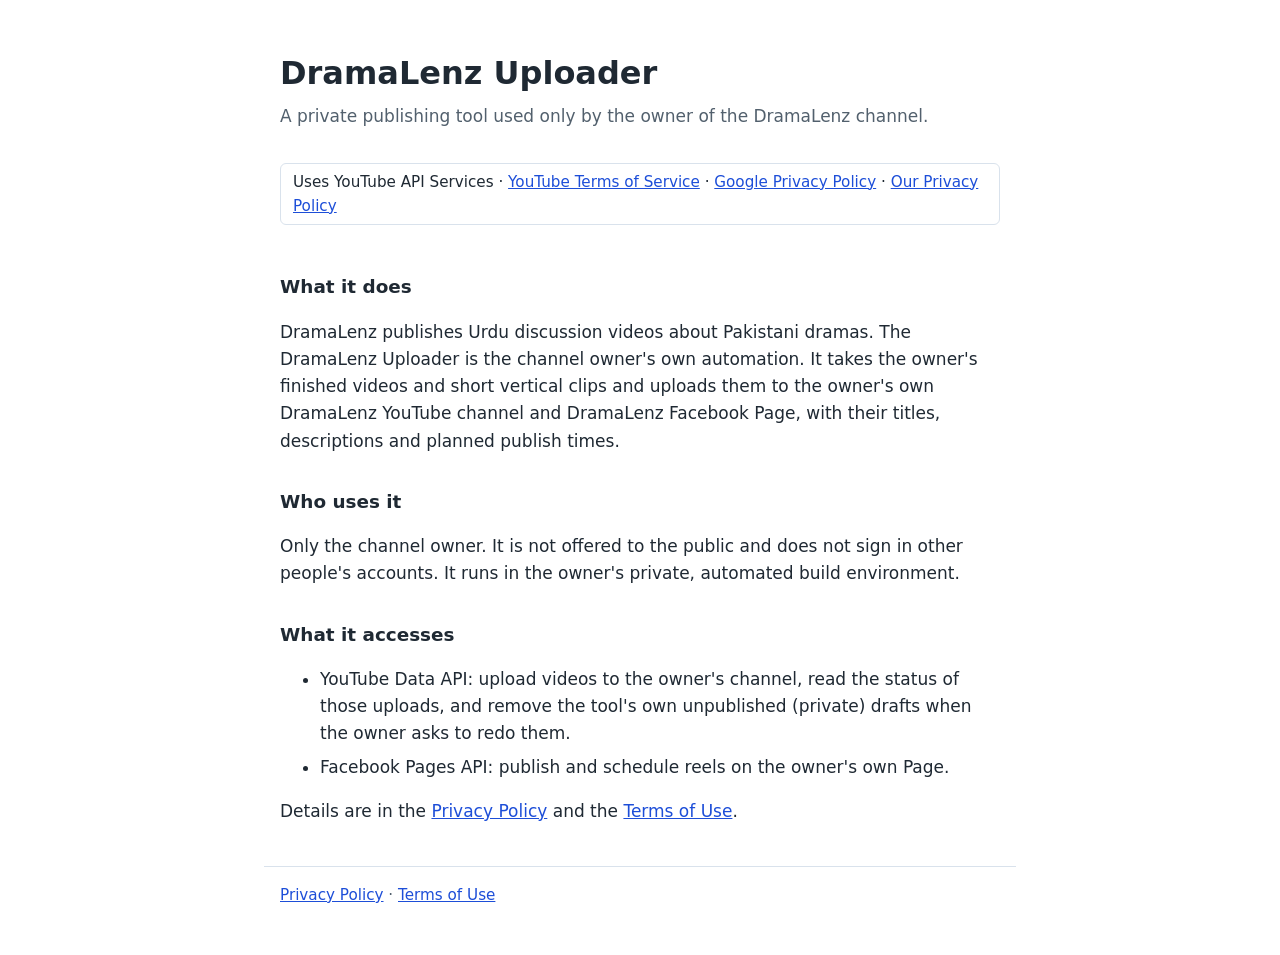
<file: index.html>
<!doctype html>
<html lang="en">
<head>
<meta charset="utf-8">
<meta name="viewport" content="width=device-width, initial-scale=1">
<title>DramaLenz Uploader</title>
<link rel="stylesheet" href="style.css">
</head>
<body>
<main>
<h1>DramaLenz Uploader</h1>
<p class="lead">A private publishing tool used only by the owner of the DramaLenz channel.</p>
<p class="badge">Uses YouTube API Services · <a href="https://www.youtube.com/t/terms">YouTube Terms of Service</a> · <a href="https://policies.google.com/privacy">Google Privacy Policy</a> · <a href="privacy.html">Our Privacy Policy</a></p>

<h2>What it does</h2>
<p>DramaLenz publishes Urdu discussion videos about Pakistani dramas. The DramaLenz Uploader is the
channel owner's own automation. It takes the owner's finished videos and short vertical clips and
uploads them to the owner's own DramaLenz YouTube channel and DramaLenz Facebook Page, with their
titles, descriptions and planned publish times.</p>

<h2>Who uses it</h2>
<p>Only the channel owner. It is not offered to the public and does not sign in other people's accounts.
It runs in the owner's private, automated build environment.</p>

<h2>What it accesses</h2>
<ul>
<li>YouTube Data API: upload videos to the owner's channel, read the status of those uploads, and remove
the tool's own unpublished (private) drafts when the owner asks to redo them.</li>
<li>Facebook Pages API: publish and schedule reels on the owner's own Page.</li>
</ul>
<p>Details are in the <a href="privacy.html">Privacy Policy</a> and the <a href="terms.html">Terms of Use</a>.</p>
</main>
<footer><a href="privacy.html">Privacy Policy</a> · <a href="terms.html">Terms of Use</a></footer>
</body>
</html>
</file>
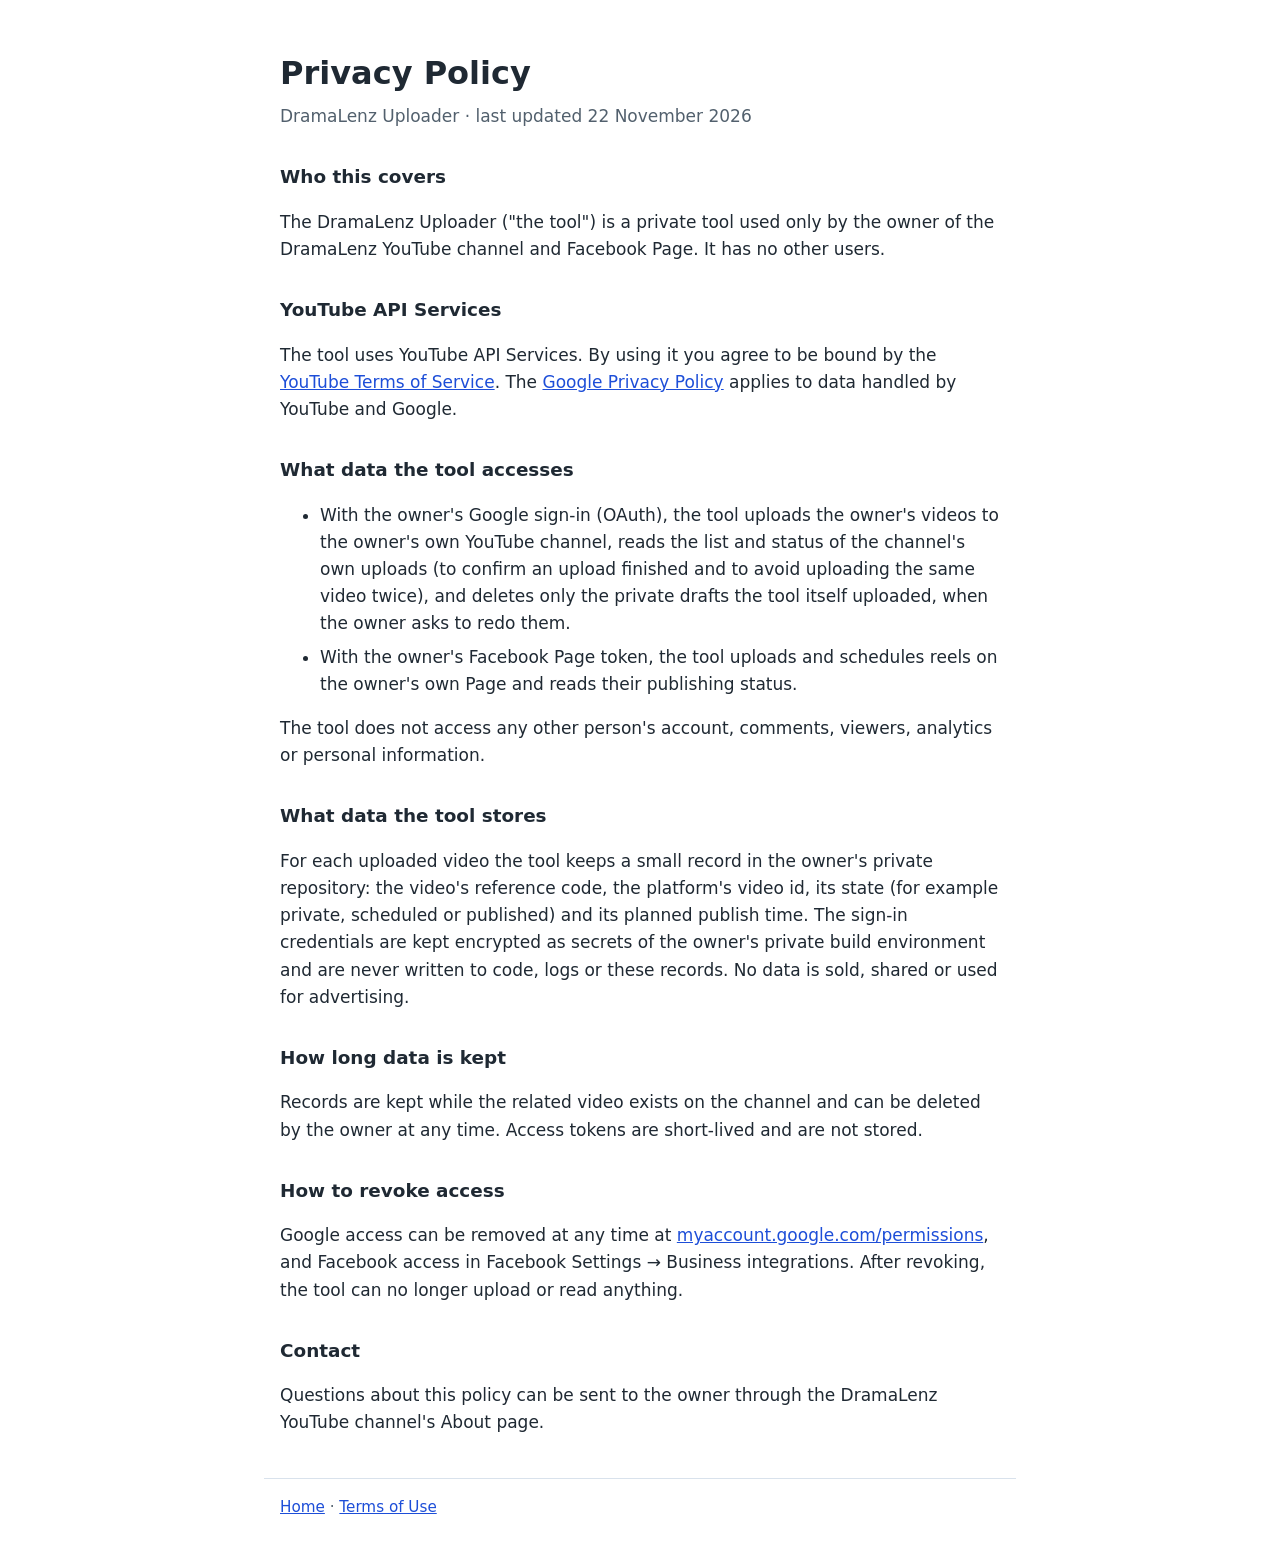
<file: privacy.html>
<!doctype html>
<html lang="en">
<head>
<meta charset="utf-8">
<meta name="viewport" content="width=device-width, initial-scale=1">
<title>Privacy Policy · DramaLenz Uploader</title>
<link rel="stylesheet" href="style.css">
</head>
<body>
<main>
<h1>Privacy Policy</h1>
<p class="lead">DramaLenz Uploader · last updated 22 November 2026</p>

<h2>Who this covers</h2>
<p>The DramaLenz Uploader ("the tool") is a private tool used only by the owner of the DramaLenz YouTube
channel and Facebook Page. It has no other users.</p>

<h2>YouTube API Services</h2>
<p>The tool uses YouTube API Services. By using it you agree to be bound by the
<a href="https://www.youtube.com/t/terms">YouTube Terms of Service</a>. The
<a href="https://policies.google.com/privacy">Google Privacy Policy</a> applies to data handled by
YouTube and Google.</p>

<h2>What data the tool accesses</h2>
<ul>
<li>With the owner's Google sign-in (OAuth), the tool uploads the owner's videos to the owner's own
YouTube channel, reads the list and status of the channel's own uploads (to confirm an upload finished and
to avoid uploading the same video twice), and deletes only the private drafts the tool itself uploaded,
when the owner asks to redo them.</li>
<li>With the owner's Facebook Page token, the tool uploads and schedules reels on the owner's own Page and
reads their publishing status.</li>
</ul>
<p>The tool does not access any other person's account, comments, viewers, analytics or personal
information.</p>

<h2>What data the tool stores</h2>
<p>For each uploaded video the tool keeps a small record in the owner's private repository: the video's
reference code, the platform's video id, its state (for example private, scheduled or published) and its
planned publish time. The sign-in credentials are kept encrypted as secrets of the owner's private build
environment and are never written to code, logs or these records. No data is sold, shared or used for
advertising.</p>

<h2>How long data is kept</h2>
<p>Records are kept while the related video exists on the channel and can be deleted by the owner at any
time. Access tokens are short-lived and are not stored.</p>

<h2>How to revoke access</h2>
<p>Google access can be removed at any time at
<a href="https://myaccount.google.com/permissions">myaccount.google.com/permissions</a>, and Facebook
access in Facebook Settings → Business integrations. After revoking, the tool can no longer upload or
read anything.</p>

<h2>Contact</h2>
<p>Questions about this policy can be sent to the owner through the DramaLenz YouTube channel's
About page.</p>
</main>
<footer><a href="index.html">Home</a> · <a href="terms.html">Terms of Use</a></footer>
</body>
</html>
</file>
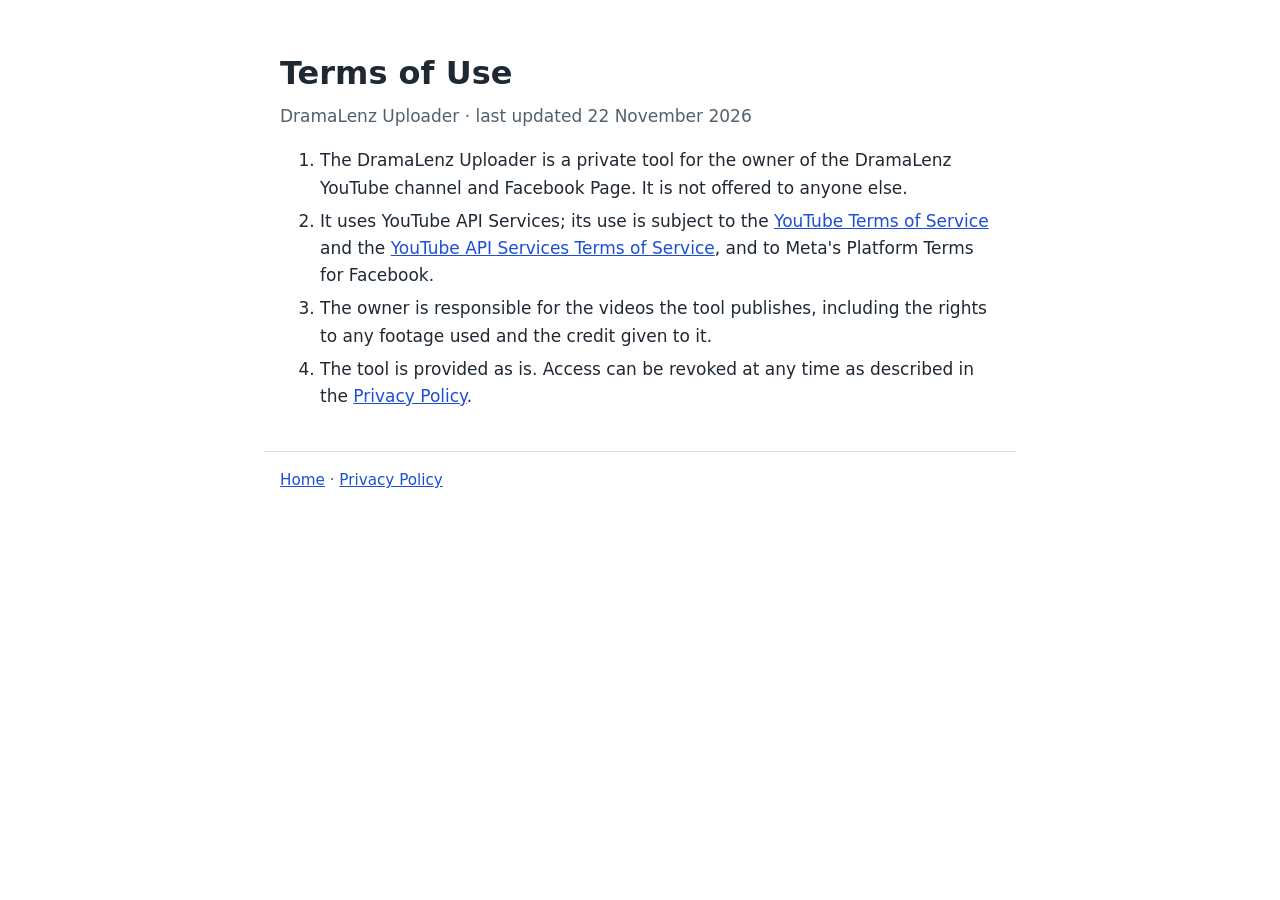
<file: terms.html>
<!doctype html>
<html lang="en">
<head>
<meta charset="utf-8">
<meta name="viewport" content="width=device-width, initial-scale=1">
<title>Terms of Use · DramaLenz Uploader</title>
<link rel="stylesheet" href="style.css">
</head>
<body>
<main>
<h1>Terms of Use</h1>
<p class="lead">DramaLenz Uploader · last updated 22 November 2026</p>
<ol>
<li>The DramaLenz Uploader is a private tool for the owner of the DramaLenz YouTube channel and Facebook
Page. It is not offered to anyone else.</li>
<li>It uses YouTube API Services; its use is subject to the
<a href="https://www.youtube.com/t/terms">YouTube Terms of Service</a> and the
<a href="https://developers.google.com/youtube/terms/api-services-terms-of-service">YouTube API Services Terms of Service</a>,
and to Meta's Platform Terms for Facebook.</li>
<li>The owner is responsible for the videos the tool publishes, including the rights to any footage
used and the credit given to it.</li>
<li>The tool is provided as is. Access can be revoked at any time as described in the
<a href="privacy.html">Privacy Policy</a>.</li>
</ol>
</main>
<footer><a href="index.html">Home</a> · <a href="privacy.html">Privacy Policy</a></footer>
</body>
</html>
</file>
<file: style.css>
:root { --ink: #1f2933; --muted: #52606d; --line: #d9e2ec; --bg: #ffffff; --link: #1d4ed8; }
@media (prefers-color-scheme: dark) { :root { --ink: #e5e7eb; --muted: #9ca3af; --line: #374151; --bg: #111827; --link: #93c5fd; } }
body { margin: 0; background: var(--bg); color: var(--ink); font: 17px/1.6 system-ui, -apple-system, "Segoe UI", Roboto, sans-serif; }
main { max-width: 720px; margin: 0 auto; padding: 48px 16px 24px; }
h1 { font-size: 2rem; margin: 0 0 4px; }
h2 { font-size: 1.15rem; margin: 32px 0 8px; }
.lead { color: var(--muted); margin-top: 0; }
a { color: var(--link); }
li { margin: 6px 0; }
footer { max-width: 720px; margin: 0 auto; padding: 16px 16px 48px; border-top: 1px solid var(--line); color: var(--muted); font-size: 0.95rem; }
.badge { display: inline-block; padding: 6px 12px; border: 1px solid var(--line); border-radius: 6px; font-size: 0.95rem; }
</file>
